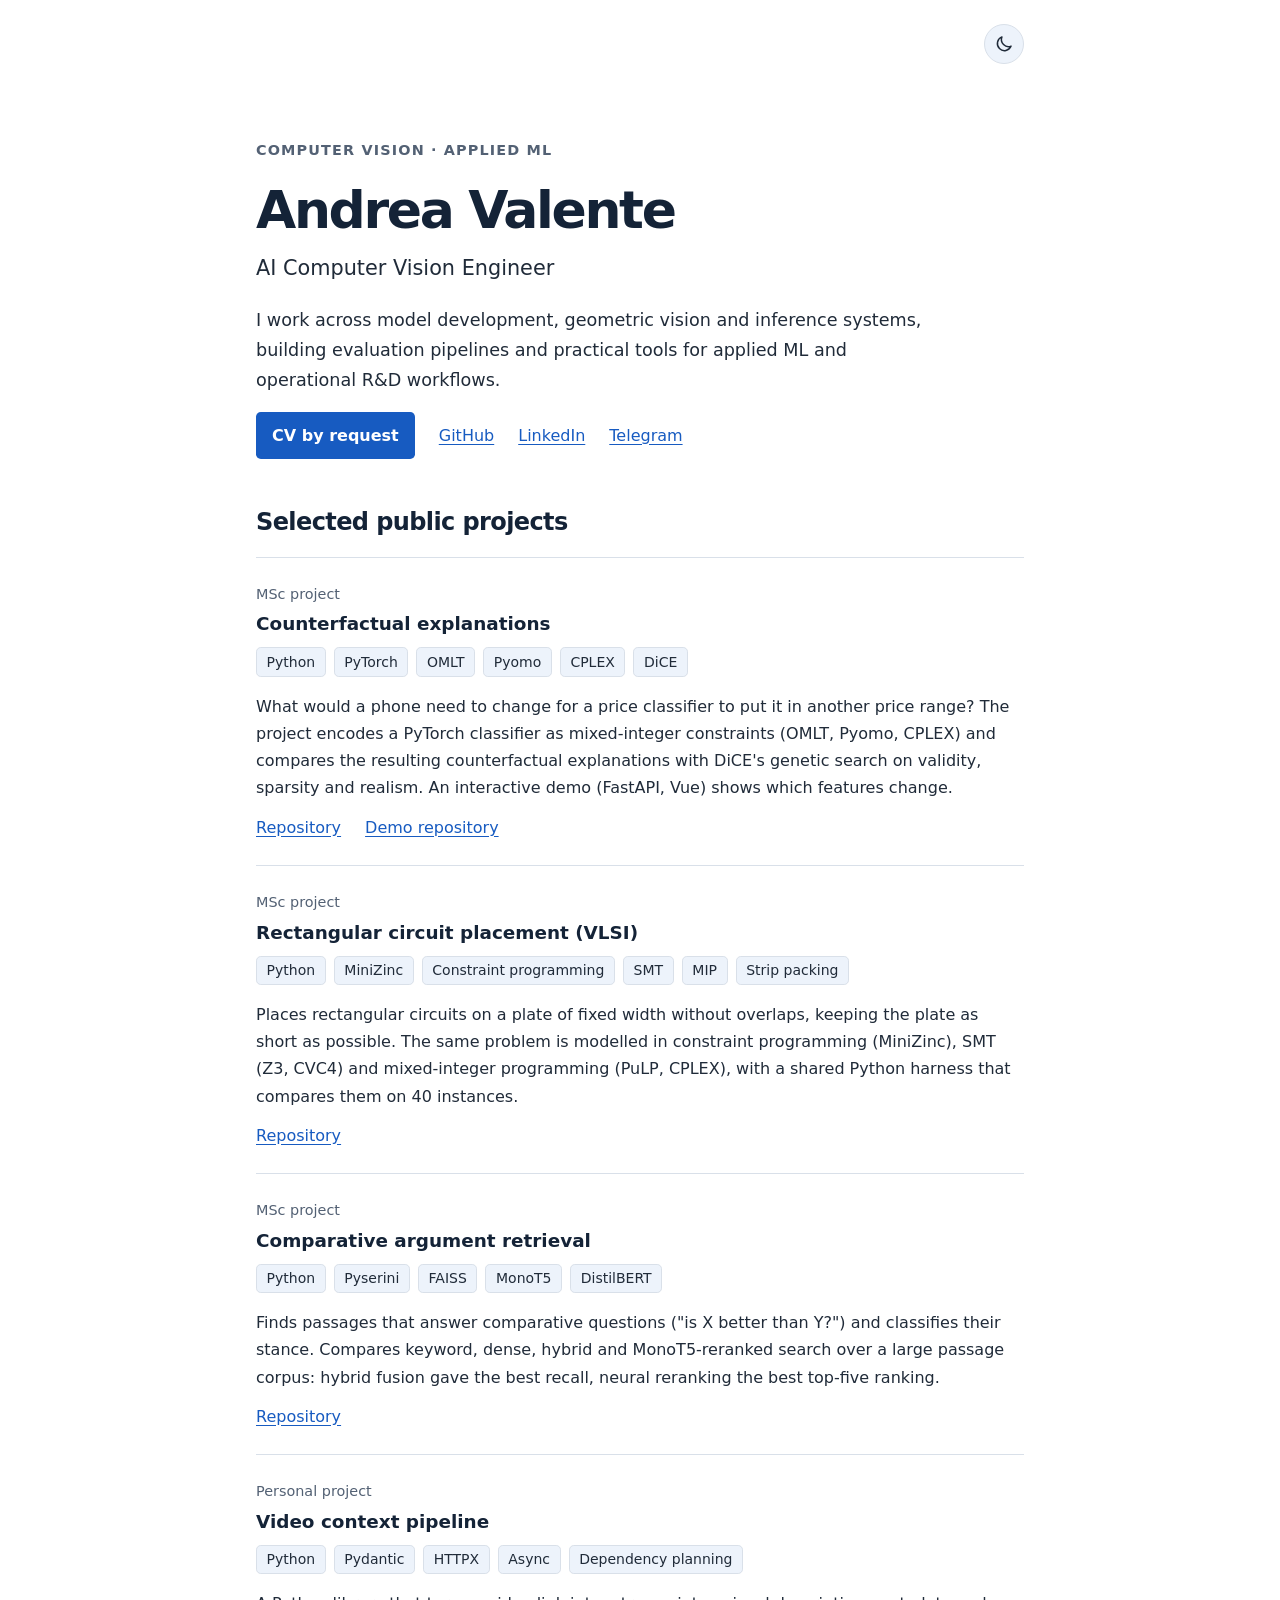
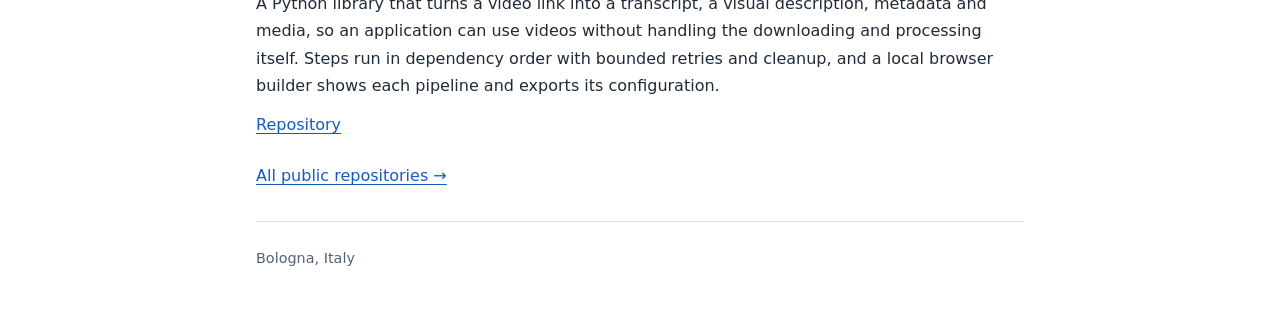
<file: index.html>
<!doctype html>
<html lang="en"><head><meta charset="utf-8"><meta name="viewport" content="width=device-width, initial-scale=1"><meta name="description" content="Andrea Valente, AI Computer Vision Engineer. Selected public projects."><link rel="icon" href="assets/favicon.svg" type="image/svg+xml"><title>Andrea Valente | Computer Vision & Applied ML</title><link rel="stylesheet" href="styles.css"><script src="theme.js"></script>
<meta property="og:title" content="Andrea Valente | Portfolio">
<meta property="og:description" content="Computer vision and applied ML: selected projects.">
<meta property="og:type" content="website">
<meta property="og:url" content="https://valendrew.github.io/">
<meta property="og:image" content="https://valendrew.github.io/assets/portfolio-preview.png">
<meta property="og:image:width" content="1200">
<meta property="og:image:height" content="630">
<meta property="og:image:type" content="image/png">
<meta property="og:image:alt" content="Andrea Valente | Portfolio: Computer Vision &amp; Applied ML">
<script type="application/ld+json">{"@context":"https://schema.org","@type":"Person","name":"Andrea Valente","jobTitle":"AI Computer Vision Engineer","url":"https://valendrew.github.io/","address":{"@type":"PostalAddress","addressLocality":"Bologna","addressCountry":"IT"},"sameAs":["https://www.linkedin.com/in/andrea-valente0","https://github.com/Valendrew","https://t.me/Valendrew"]}</script>
</head>
<body><a class="skip" href="#main">Skip to content</a><div class="toolbar theme-toolbar"><button class="theme-toggle" type="button" aria-pressed="false" aria-label="Dark mode" title="Dark mode" hidden><svg class="icon-moon" viewBox="0 0 24 24" width="20" height="20" aria-hidden="true" focusable="false"><path d="M20.5 14.5A8.5 8.5 0 0 1 9.5 3.5a8.5 8.5 0 1 0 11 11z"/></svg><svg class="icon-sun" viewBox="0 0 24 24" width="20" height="20" aria-hidden="true" focusable="false"><circle cx="12" cy="12" r="4.5"/><path d="M12 1.5v3M12 19.5v3M1.5 12h3M19.5 12h3M4.6 4.6l2.1 2.1M17.3 17.3l2.1 2.1M4.6 19.4l2.1-2.1M17.3 6.7l2.1-2.1"/></svg></button></div><main id="main">
<header>
<p class="eyebrow">Computer vision · Applied ML</p>
<h1>Andrea Valente</h1>
<p class="role">AI Computer Vision Engineer</p>
<p class="intro">I work across model development, geometric vision and inference systems, building evaluation pipelines and practical tools for applied ML and operational R&amp;D workflows.</p>
<nav class="links" aria-label="Profile links">
<a class="button" href="https://www.linkedin.com/in/andrea-valente0">CV by request</a><a href="https://github.com/Valendrew">GitHub</a><a href="https://www.linkedin.com/in/andrea-valente0">LinkedIn</a><a href="https://t.me/Valendrew">Telegram</a></nav>
</header>
<section aria-labelledby="projects">
<h2 id="projects">Selected public projects</h2>
<article class="project">
<p class="meta">MSc project</p>
<h3>Counterfactual explanations</h3>
<ul class="tags" aria-label="Project technologies and methods"><li>Python</li><li>PyTorch</li><li>OMLT</li><li>Pyomo</li><li>CPLEX</li><li>DiCE</li></ul>
<p>What would a phone need to change for a price classifier to put it in another price range? The project encodes a PyTorch classifier as mixed-integer constraints (OMLT, Pyomo, CPLEX) and compares the resulting counterfactual explanations with DiCE's genetic search on validity, sparsity and realism. An interactive demo (FastAPI, Vue) shows which features change.</p>
<div class="links"><a href="https://github.com/Valendrew/counterfactual-explanations">Repository</a> <a href="https://github.com/Valendrew/counterfactual-demo">Demo repository</a></div></article>

<article class="project">
<p class="meta">MSc project</p>
<h3>Rectangular circuit placement (VLSI)</h3>
<ul class="tags" aria-label="Project technologies and methods"><li>Python</li><li>MiniZinc</li><li>Constraint programming</li><li>SMT</li><li>MIP</li><li>Strip packing</li></ul>
<p>Places rectangular circuits on a plate of fixed width without overlaps, keeping the plate as short as possible. The same problem is modelled in constraint programming (MiniZinc), SMT (Z3, CVC4) and mixed-integer programming (PuLP, CPLEX), with a shared Python harness that compares them on 40 instances.</p>
<div class="links"><a href="https://github.com/Valendrew/vlsi-design">Repository</a></div></article>

<article class="project">
<p class="meta">MSc project</p>
<h3>Comparative argument retrieval</h3>
<ul class="tags" aria-label="Project technologies and methods"><li>Python</li><li>Pyserini</li><li>FAISS</li><li>MonoT5</li><li>DistilBERT</li></ul>
<p>Finds passages that answer comparative questions ("is X better than Y?") and classifies their stance. Compares keyword, dense, hybrid and MonoT5-reranked search over a large passage corpus: hybrid fusion gave the best recall, neural reranking the best top-five ranking.</p>
<div class="links"><a href="https://github.com/Valendrew/argument-retrieval-comparative-questions">Repository</a></div></article>

<article class="project">
<p class="meta">Personal project</p>
<h3>Video context pipeline</h3>
<ul class="tags" aria-label="Project technologies and methods"><li>Python</li><li>Pydantic</li><li>HTTPX</li><li>Async</li><li>Dependency planning</li></ul>
<p>A Python library that turns a video link into a transcript, a visual description, metadata and media, so an application can use videos without handling the downloading and processing itself. Steps run in dependency order with bounded retries and cleanup, and a local browser builder shows each pipeline and exports its configuration.</p>
<div class="links"><a href="https://github.com/Valendrew/video-context-pipeline">Repository</a></div></article>

<a href="https://github.com/Valendrew?tab=repositories">All public repositories →</a></section>
</main>
<footer>
Bologna, Italy</footer>
</body></html>
</file>
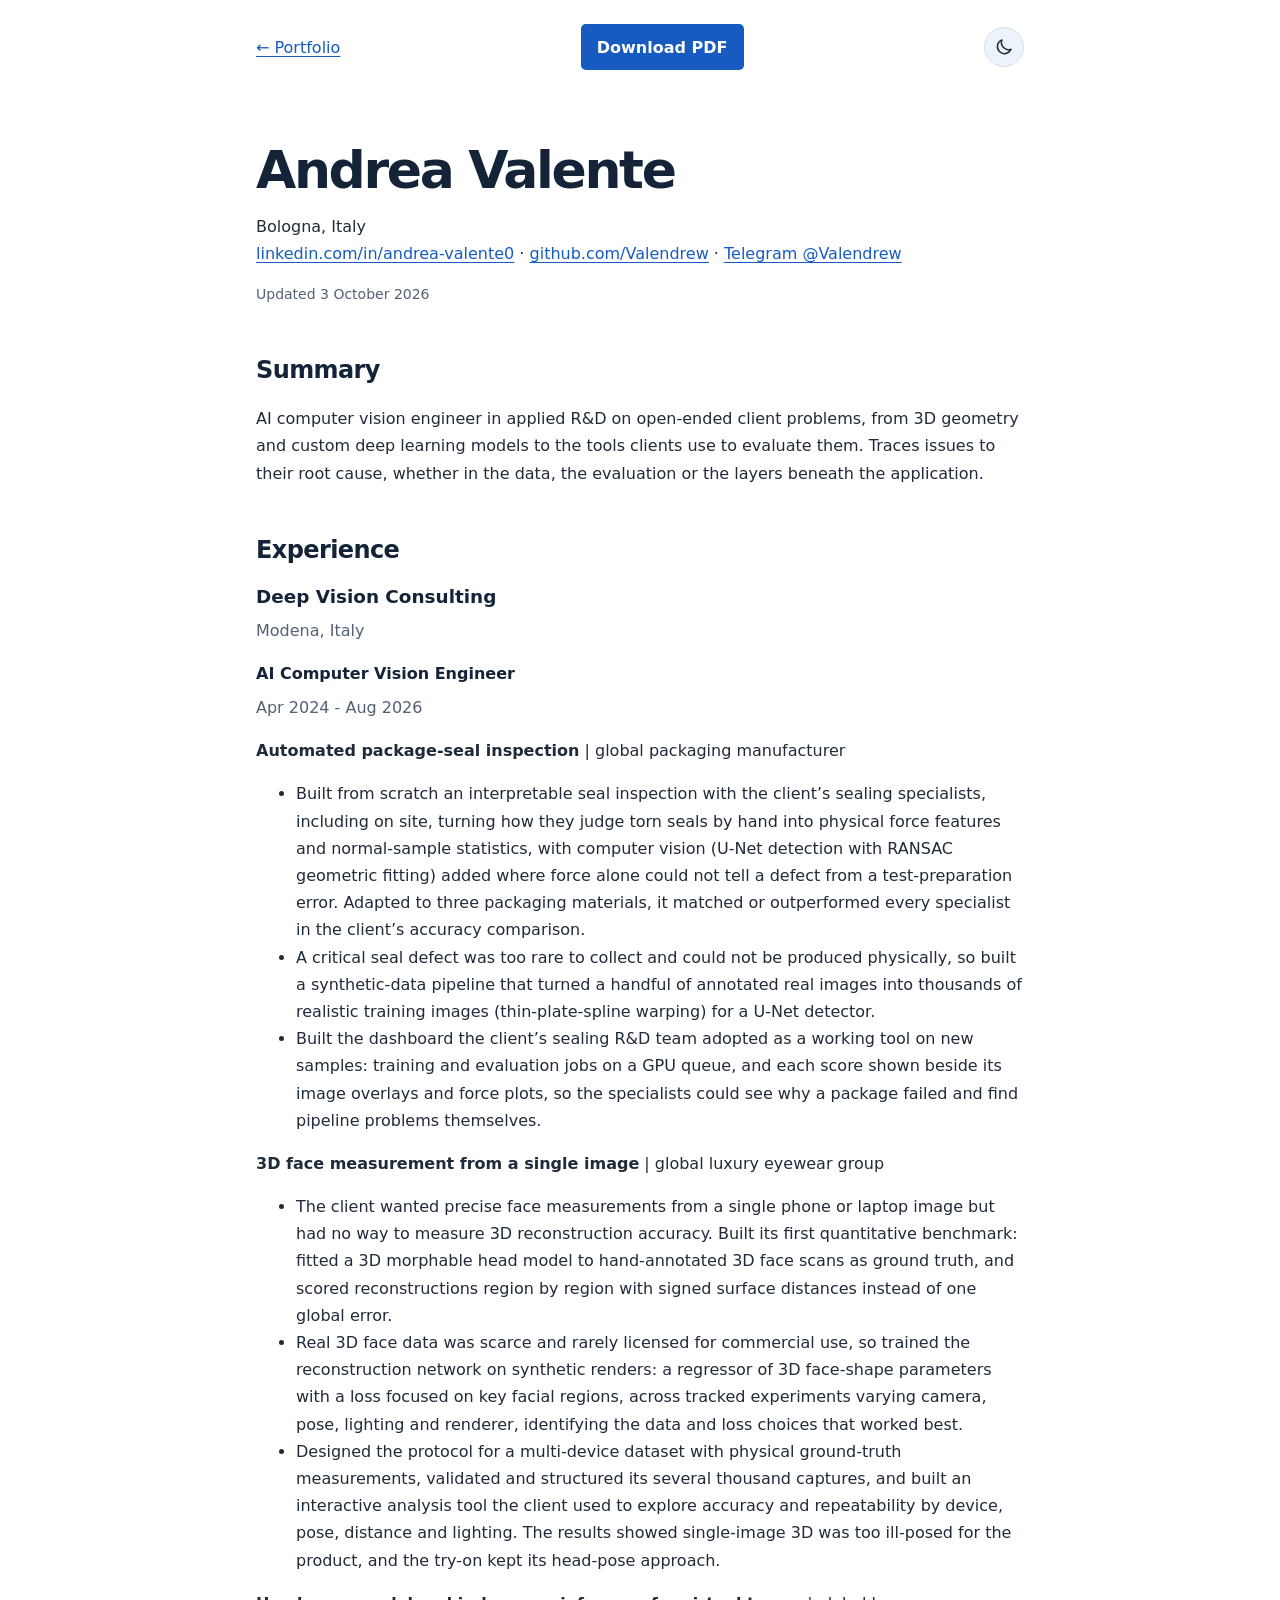
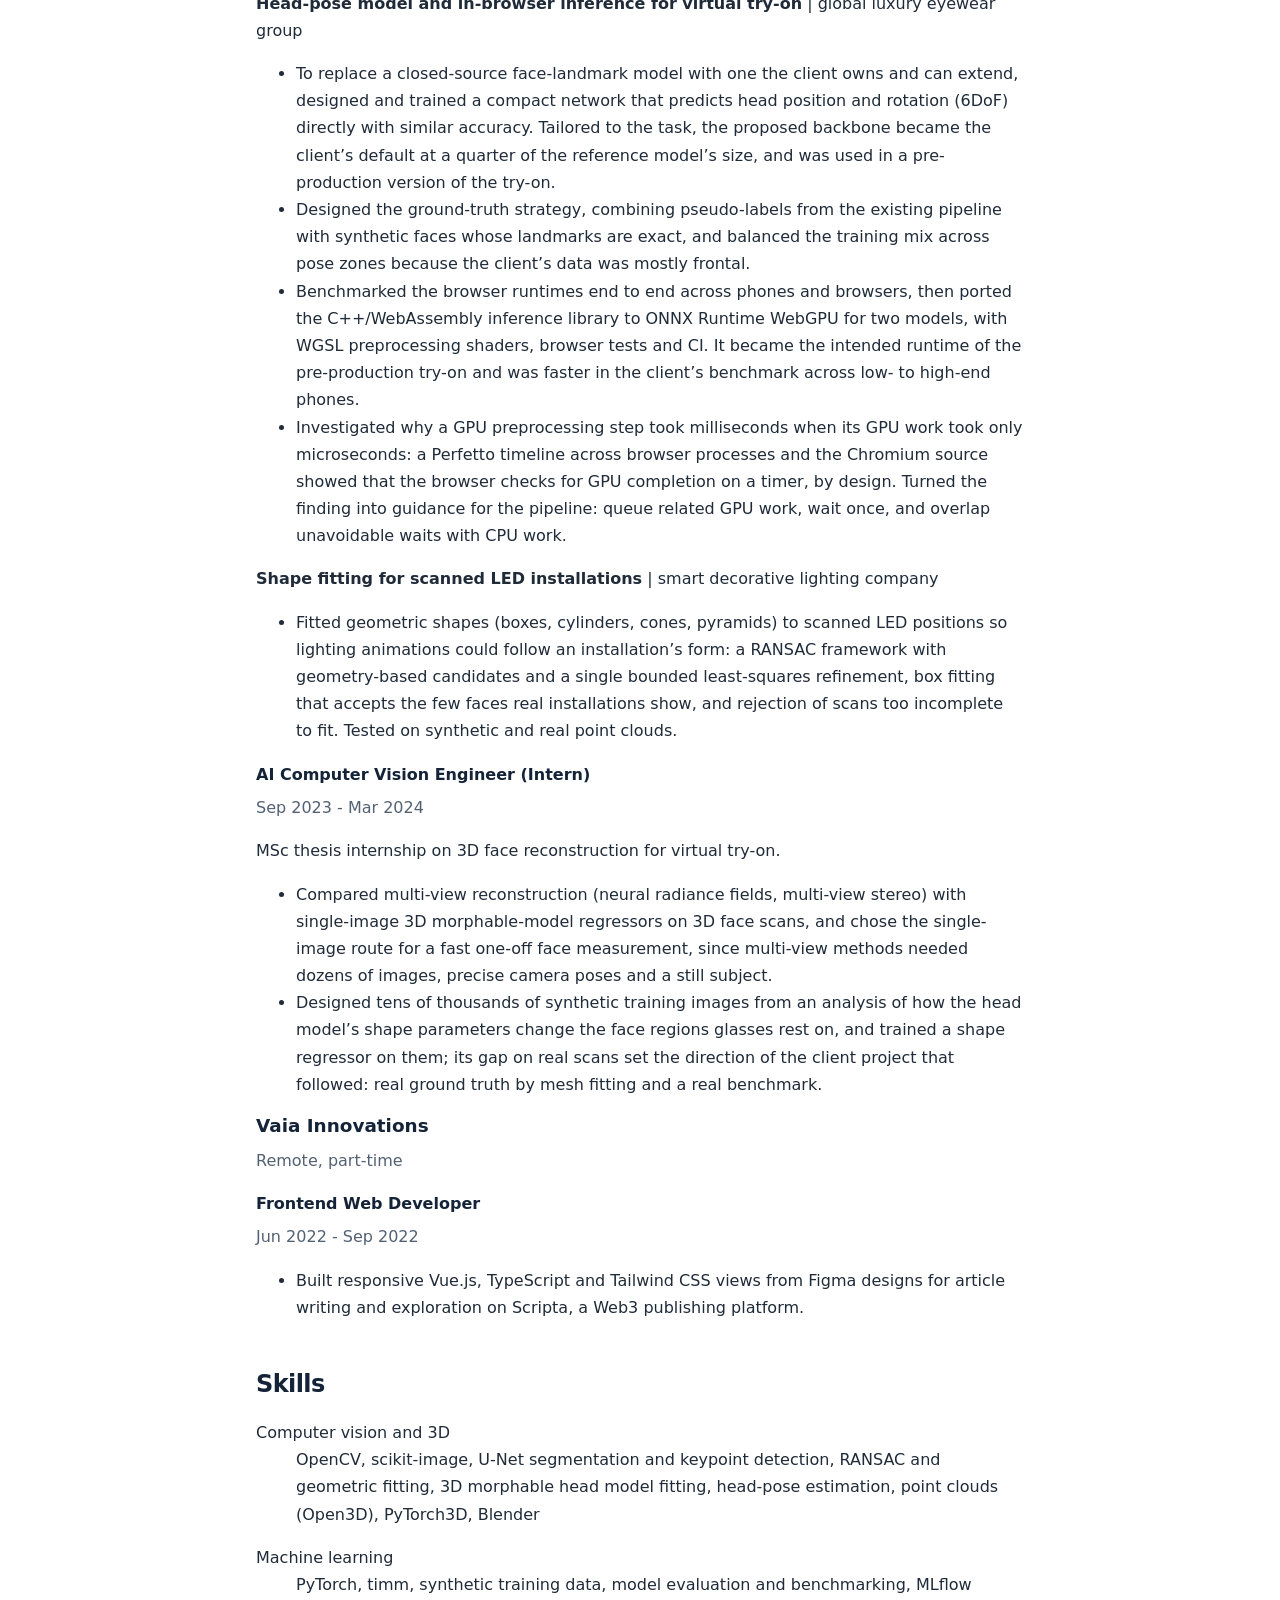
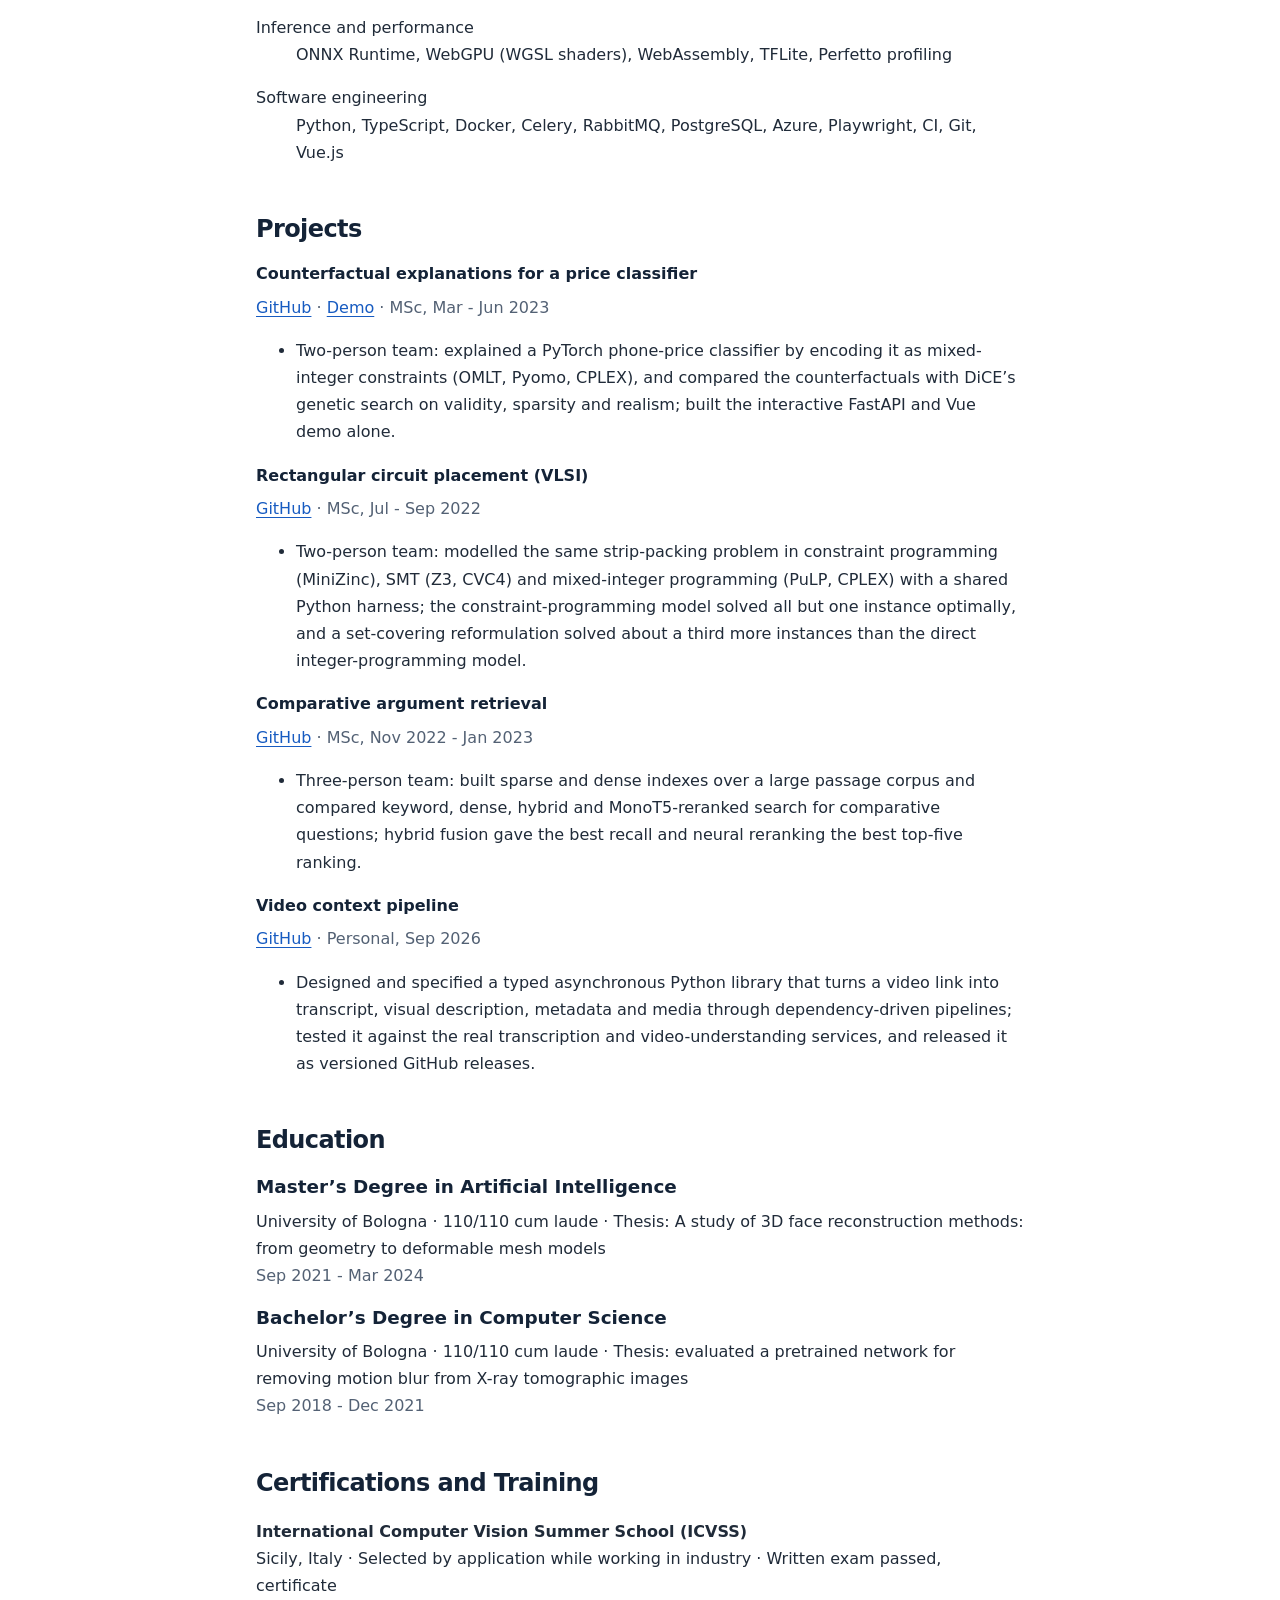
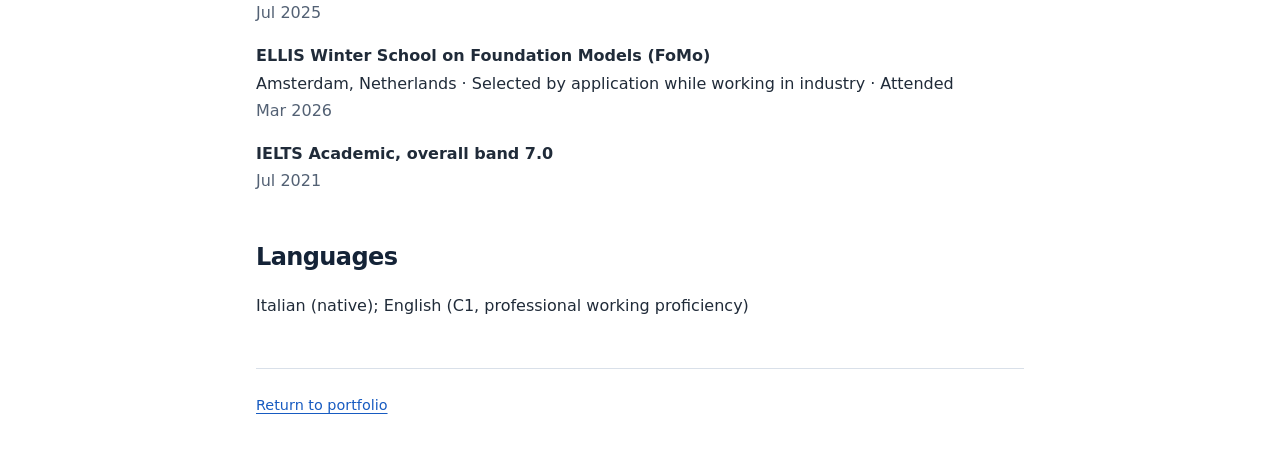
<file: cv/index.html>
<!doctype html>
<html lang="en"><head><meta charset="utf-8"><meta name="viewport" content="width=device-width, initial-scale=1"><meta name="description" content="Andrea Valente, AI Computer Vision Engineer. Selected public projects, professional experience and CV."><link rel="icon" href="../assets/favicon.svg" type="image/svg+xml"><title>Andrea Valente | Curriculum vitae</title><link rel="stylesheet" href="../styles.css"><script src="../theme.js"></script>
<meta property="og:title" content="Andrea Valente | CV">
<meta property="og:description" content="Computer vision and applied ML: experience, education and skills.">
<meta property="og:type" content="website">
<meta property="og:url" content="https://valendrew.github.io/cv/">
<meta property="og:image" content="https://valendrew.github.io/assets/cv-preview.png">
<meta property="og:image:width" content="1200">
<meta property="og:image:height" content="630">
<meta property="og:image:type" content="image/png">
<meta property="og:image:alt" content="Andrea Valente | CV: Computer Vision &amp; Applied ML">
<script type="application/ld+json">{"@context":"https://schema.org","@type":"Person","name":"Andrea Valente","jobTitle":"AI Computer Vision Engineer","url":"https://valendrew.github.io/","address":{"@type":"PostalAddress","addressLocality":"Bologna","addressCountry":"IT"},"sameAs":["https://www.linkedin.com/in/andrea-valente0","https://github.com/Valendrew","https://t.me/Valendrew"]}</script>
</head>
<body class="cv"><a class="skip" href="#main">Skip to content</a><nav class="toolbar links" aria-label="CV navigation">
<a href="../">← Portfolio</a><a class="button" href="../assets/Andrea-Valente-CV.pdf" download>Download PDF</a><button class="theme-toggle" type="button" aria-pressed="false" aria-label="Dark mode" title="Dark mode" hidden><svg class="icon-moon" viewBox="0 0 24 24" width="20" height="20" aria-hidden="true" focusable="false"><path d="M20.5 14.5A8.5 8.5 0 0 1 9.5 3.5a8.5 8.5 0 1 0 11 11z"/></svg><svg class="icon-sun" viewBox="0 0 24 24" width="20" height="20" aria-hidden="true" focusable="false"><circle cx="12" cy="12" r="4.5"/><path d="M12 1.5v3M12 19.5v3M1.5 12h3M19.5 12h3M4.6 4.6l2.1 2.1M17.3 17.3l2.1 2.1M4.6 19.4l2.1-2.1M17.3 6.7l2.1-2.1"/></svg></button></nav>
<!-- Content mirrored from the current portfolio CV (cv-v10.tex). Update the canonical source first. -->
<main id="main">
<header>
<h1>Andrea Valente</h1>
<p class="contact">Bologna, Italy<br><a href="https://www.linkedin.com/in/andrea-valente0">linkedin.com/in/andrea-valente0</a> · <a href="https://github.com/Valendrew">github.com/Valendrew</a> · <a href="https://t.me/Valendrew">Telegram @Valendrew</a></p>
<p class="meta updated">Updated <time datetime="2026-10-03">3 October 2026</time></p>
</header>
<section>
<h2>Summary</h2>
<p>AI computer vision engineer in applied R&amp;D on open-ended client problems, from 3D geometry and custom deep learning models to the tools clients use to evaluate them. Traces issues to their root cause, whether in the data, the evaluation or the layers beneath the application.</p>
</section>
<section>
<h2>Experience</h2>
<h3>Deep Vision Consulting</h3>
<p class="meta">Modena, Italy</p>
<h4>AI Computer Vision Engineer</h4>
<p class="meta">Apr 2024 - Aug 2026</p>
<p class="cv-project"><strong>Automated package-seal inspection</strong> | global packaging manufacturer</p>
<ul><li>Built from scratch an interpretable seal inspection with the client’s sealing specialists, including on site, turning how they judge torn seals by hand into physical force features and normal-sample statistics, with computer vision (U-Net detection with RANSAC geometric fitting) added where force alone could not tell a defect from a test-preparation error. Adapted to three packaging materials, it matched or outperformed every specialist in the client’s accuracy comparison.</li>
<li>A critical seal defect was too rare to collect and could not be produced physically, so built a synthetic-data pipeline that turned a handful of annotated real images into thousands of realistic training images (thin-plate-spline warping) for a U-Net detector.</li>
<li>Built the dashboard the client’s sealing R&amp;D team adopted as a working tool on new samples: training and evaluation jobs on a GPU queue, and each score shown beside its image overlays and force plots, so the specialists could see why a package failed and find pipeline problems themselves.</li>
</ul>
<p class="cv-project"><strong>3D face measurement from a single image</strong> | global luxury eyewear group</p>
<ul><li>The client wanted precise face measurements from a single phone or laptop image but had no way to measure 3D reconstruction accuracy. Built its first quantitative benchmark: fitted a 3D morphable head model to hand-annotated 3D face scans as ground truth, and scored reconstructions region by region with signed surface distances instead of one global error.</li>
<li>Real 3D face data was scarce and rarely licensed for commercial use, so trained the reconstruction network on synthetic renders: a regressor of 3D face-shape parameters with a loss focused on key facial regions, across tracked experiments varying camera, pose, lighting and renderer, identifying the data and loss choices that worked best.</li>
<li>Designed the protocol for a multi-device dataset with physical ground-truth measurements, validated and structured its several thousand captures, and built an interactive analysis tool the client used to explore accuracy and repeatability by device, pose, distance and lighting. The results showed single-image 3D was too ill-posed for the product, and the try-on kept its head-pose approach.</li>
</ul>
<p class="cv-project"><strong>Head-pose model and in-browser inference for virtual try-on</strong> | global luxury eyewear group</p>
<ul><li>To replace a closed-source face-landmark model with one the client owns and can extend, designed and trained a compact network that predicts head position and rotation (6DoF) directly with similar accuracy. Tailored to the task, the proposed backbone became the client’s default at a quarter of the reference model’s size, and was used in a pre-production version of the try-on.</li>
<li>Designed the ground-truth strategy, combining pseudo-labels from the existing pipeline with synthetic faces whose landmarks are exact, and balanced the training mix across pose zones because the client’s data was mostly frontal.</li>
<li>Benchmarked the browser runtimes end to end across phones and browsers, then ported the C++/WebAssembly inference library to ONNX Runtime WebGPU for two models, with WGSL preprocessing shaders, browser tests and CI. It became the intended runtime of the pre-production try-on and was faster in the client’s benchmark across low- to high-end phones.</li>
<li>Investigated why a GPU preprocessing step took milliseconds when its GPU work took only microseconds: a Perfetto timeline across browser processes and the Chromium source showed that the browser checks for GPU completion on a timer, by design. Turned the finding into guidance for the pipeline: queue related GPU work, wait once, and overlap unavoidable waits with CPU work.</li>
</ul>
<p class="cv-project"><strong>Shape fitting for scanned LED installations</strong> | smart decorative lighting company</p>
<ul><li>Fitted geometric shapes (boxes, cylinders, cones, pyramids) to scanned LED positions so lighting animations could follow an installation’s form: a RANSAC framework with geometry-based candidates and a single bounded least-squares refinement, box fitting that accepts the few faces real installations show, and rejection of scans too incomplete to fit. Tested on synthetic and real point clouds.</li>
</ul>
<h4>AI Computer Vision Engineer (Intern)</h4>
<p class="meta">Sep 2023 - Mar 2024</p>
<p>MSc thesis internship on 3D face reconstruction for virtual try-on.</p>
<ul><li>Compared multi-view reconstruction (neural radiance fields, multi-view stereo) with single-image 3D morphable-model regressors on 3D face scans, and chose the single-image route for a fast one-off face measurement, since multi-view methods needed dozens of images, precise camera poses and a still subject.</li>
<li>Designed tens of thousands of synthetic training images from an analysis of how the head model’s shape parameters change the face regions glasses rest on, and trained a shape regressor on them; its gap on real scans set the direction of the client project that followed: real ground truth by mesh fitting and a real benchmark.</li>
</ul>
<h3>Vaia Innovations</h3>
<p class="meta">Remote, part-time</p>
<h4>Frontend Web Developer</h4>
<p class="meta">Jun 2022 - Sep 2022</p>
<ul><li>Built responsive Vue.js, TypeScript and Tailwind CSS views from Figma designs for article writing and exploration on Scripta, a Web3 publishing platform.</li>
</ul>
</section>
<section>
<h2>Skills</h2>
<dl><dt>Computer vision and 3D</dt><dd>OpenCV, scikit-image, U-Net segmentation and keypoint detection, RANSAC and geometric fitting, 3D morphable head model fitting, head-pose estimation, point clouds (Open3D), PyTorch3D, Blender</dd>
</dl>
<dl><dt>Machine learning</dt><dd>PyTorch, timm, synthetic training data, model evaluation and benchmarking, MLflow</dd>
</dl>
<dl><dt>Inference and performance</dt><dd>ONNX Runtime, WebGPU (WGSL shaders), WebAssembly, TFLite, Perfetto profiling</dd>
</dl>
<dl><dt>Software engineering</dt><dd>Python, TypeScript, Docker, Celery, RabbitMQ, PostgreSQL, Azure, Playwright, CI, Git, Vue.js</dd>
</dl>
</section>
<section>
<h2>Projects</h2>
<h4>Counterfactual explanations for a price classifier</h4>
<p class="meta"><a href="https://github.com/Valendrew/counterfactual-explanations">GitHub</a> · <a href="https://github.com/Valendrew/counterfactual-demo">Demo</a> · MSc, Mar - Jun 2023</p>
<ul><li>Two-person team: explained a PyTorch phone-price classifier by encoding it as mixed-integer constraints (OMLT, Pyomo, CPLEX), and compared the counterfactuals with DiCE’s genetic search on validity, sparsity and realism; built the interactive FastAPI and Vue demo alone.</li>
</ul>
<h4>Rectangular circuit placement (VLSI)</h4>
<p class="meta"><a href="https://github.com/Valendrew/vlsi-design">GitHub</a> · MSc, Jul - Sep 2022</p>
<ul><li>Two-person team: modelled the same strip-packing problem in constraint programming (MiniZinc), SMT (Z3, CVC4) and mixed-integer programming (PuLP, CPLEX) with a shared Python harness; the constraint-programming model solved all but one instance optimally, and a set-covering reformulation solved about a third more instances than the direct integer-programming model.</li>
</ul>
<h4>Comparative argument retrieval</h4>
<p class="meta"><a href="https://github.com/Valendrew/argument-retrieval-comparative-questions">GitHub</a> · MSc, Nov 2022 - Jan 2023</p>
<ul><li>Three-person team: built sparse and dense indexes over a large passage corpus and compared keyword, dense, hybrid and MonoT5-reranked search for comparative questions; hybrid fusion gave the best recall and neural reranking the best top-five ranking.</li>
</ul>
<h4>Video context pipeline</h4>
<p class="meta"><a href="https://github.com/Valendrew/video-context-pipeline">GitHub</a> · Personal, Sep 2026</p>
<ul><li>Designed and specified a typed asynchronous Python library that turns a video link into transcript, visual description, metadata and media through dependency-driven pipelines; tested it against the real transcription and video-understanding services, and released it as versioned GitHub releases.</li>
</ul>
</section>
<section>
<h2>Education</h2>
<h3>Master’s Degree in Artificial Intelligence</h3>
<p>University of Bologna · 110/110 cum laude · Thesis: A study of 3D face reconstruction methods: from geometry to deformable mesh models<br><span class="meta">Sep 2021 - Mar 2024</span></p>
<h3>Bachelor’s Degree in Computer Science</h3>
<p>University of Bologna · 110/110 cum laude · Thesis: evaluated a pretrained network for removing motion blur from X-ray tomographic images<br><span class="meta">Sep 2018 - Dec 2021</span></p>
</section>
<section>
<h2>Certifications and Training</h2>
<p><strong>International Computer Vision Summer School (ICVSS)</strong><br>Sicily, Italy · Selected by application while working in industry · Written exam passed, certificate<br><span class="meta">Jul 2025</span></p>
<p><strong>ELLIS Winter School on Foundation Models (FoMo)</strong><br>Amsterdam, Netherlands · Selected by application while working in industry · Attended<br><span class="meta">Mar 2026</span></p>
<p><strong>IELTS Academic, overall band 7.0</strong><br><span class="meta">Jul 2021</span></p>
</section>
<section>
<h2>Languages</h2>
<p>Italian (native); English (C1, professional working proficiency)</p>
</section>
</main>
<footer>
<a href="../">Return to portfolio</a></footer>
</body></html>
</file>
<file: styles.css>
*{box-sizing:border-box}
html{color-scheme:light;--bg:#fff;--text:#202b39;--heading:#142337;--muted:#536174;--link:#175bc1;--hover:#103d82;--border:#d9e0e9;--tag:#edf3fb;--button-text:#fff}
@media(prefers-color-scheme:dark){html:not([data-theme="light"]){color-scheme:dark;--bg:#111923;--text:#dce4ef;--heading:#f0f5fc;--muted:#a9b7ca;--link:#8bbcff;--hover:#b9d6ff;--border:#354458;--tag:#202f42;--button-text:#111923}}
html[data-theme="dark"]{color-scheme:dark;--bg:#111923;--text:#dce4ef;--heading:#f0f5fc;--muted:#a9b7ca;--link:#8bbcff;--hover:#b9d6ff;--border:#354458;--tag:#202f42;--button-text:#111923}
body{margin:0;
  background:var(--bg);
  color:var(--text);
  font:1rem/1.7 system-ui,-apple-system,BlinkMacSystemFont,"Segoe UI",sans-serif}
main,footer,.toolbar{width:min(100% - 3rem,48rem);
  margin-inline:auto}
main{padding-block:4rem 2rem}
a{color:var(--link);
  text-underline-offset:.2em}
a:hover{color:var(--hover)}
a:focus-visible{outline:3px solid var(--link);
  outline-offset:5px;
  border-radius:2px}
h1,h2,h3,h4{color:var(--heading);
  line-height:1.25}
h1{font-size:clamp(2.2rem,6vw,3.25rem);
  letter-spacing:-.045em;
  margin:.25rem 0 .5rem}
h2{font-size:1.5rem;
  margin:0 0 1.25rem;
  letter-spacing:-.025em}
h3{font-size:1.15rem;
  margin:0 0 .5rem}
h4{font-size:1rem;
  margin:1.25rem 0 .25rem}
p{margin:.6rem 0 1rem}
.eyebrow,.meta{color:var(--muted)}
.eyebrow{font-size:.9rem;
  font-weight:600;
  letter-spacing:.08em;
  text-transform:uppercase}
.role{font-size:1.3rem;
  margin:0 0 1.25rem}
.intro{font-size:1.1rem;
  max-width:43rem}
.links{display:flex;
  gap:.75rem 1.5rem;
  flex-wrap:wrap;
  align-items:center}
.button{display:inline-block;
  background:var(--link);
  color:var(--button-text);
  text-decoration:none;
  padding:.6rem 1rem;
  border-radius:.3rem;
  font-weight:600}
.button:hover{background:var(--hover);
  color:var(--button-text)}
section{margin-top:3rem}
.project{border-top:1px solid var(--border);
  padding:1.5rem 0}
.project p{margin-bottom:.75rem}
.project .meta{font-size:.9rem;
  margin:0 0 .4rem}
footer{border-top:1px solid var(--border);
  padding-block:1.5rem 2.5rem;
  color:var(--muted);
  font-size:.9rem}
.skip{position:absolute;
  top:-5rem;
  left:1rem;
  background:var(--bg);
  padding:.5rem;
  z-index:1}
.skip:focus{top:1rem}
.toolbar{padding-top:1.5rem;
  justify-content:space-between}
.contact a{overflow-wrap:anywhere}
@media(max-width:480px){main,footer,.toolbar{width:calc(100% - 2rem)}
main{padding-top:2.5rem}
.toolbar{align-items:flex-start}
.role{font-size:1.15rem}
}
@media print{@page{margin:16mm}
body{font-size:10pt;
  line-height:1.45;
  color:#000}
main,footer{width:100%;
  padding:0}
.toolbar,.skip,footer{display:none}
a{color:inherit;
  text-decoration:none}
h1,h2,h3,h4,dt{break-after:avoid}
li,.project{break-inside:avoid}
h2{font-size:15pt}
h3{font-size:12pt}
}



.tags{display:flex;flex-wrap:wrap;gap:.5rem;list-style:none;padding:0;margin:.75rem 0 1rem}
.tags li{font-size:.875rem;line-height:1.5;background:var(--tag);color:var(--text);border:1px solid var(--border);border-radius:.3rem;padding:.2rem .6rem}
.theme-toolbar{display:flex;justify-content:flex-end}
.theme-toggle{display:inline-flex;align-items:center;justify-content:center;width:2.5rem;height:2.5rem;padding:0;cursor:pointer;color:var(--text);background:var(--tag);border:1px solid var(--border);border-radius:50%}
.theme-toggle svg{fill:none;stroke:currentColor;stroke-width:1.8;stroke-linecap:round;stroke-linejoin:round}
.theme-toggle .icon-sun,.theme-toggle[aria-pressed="true"] .icon-moon{display:none}
.theme-toggle[aria-pressed="true"] .icon-sun{display:block}
.theme-toggle:focus-visible{outline:3px solid var(--link);outline-offset:4px}
.theme-toggle:hover{border-color:var(--link)}
.theme-toggle[hidden]{display:none}
@media print{html,html[data-theme],html:not([data-theme="light"]){color-scheme:light;--bg:#fff;--text:#000;--heading:#000;--muted:#333;--link:#000;--border:#ccc;--tag:#fff}body{background:#fff}h1,h2,h3,h4,.meta,.eyebrow,.tags li{color:#000}.tags li{background:#fff}.theme-toggle,.theme-toolbar{display:none}}
.updated{font-size:.875rem}
</file>
